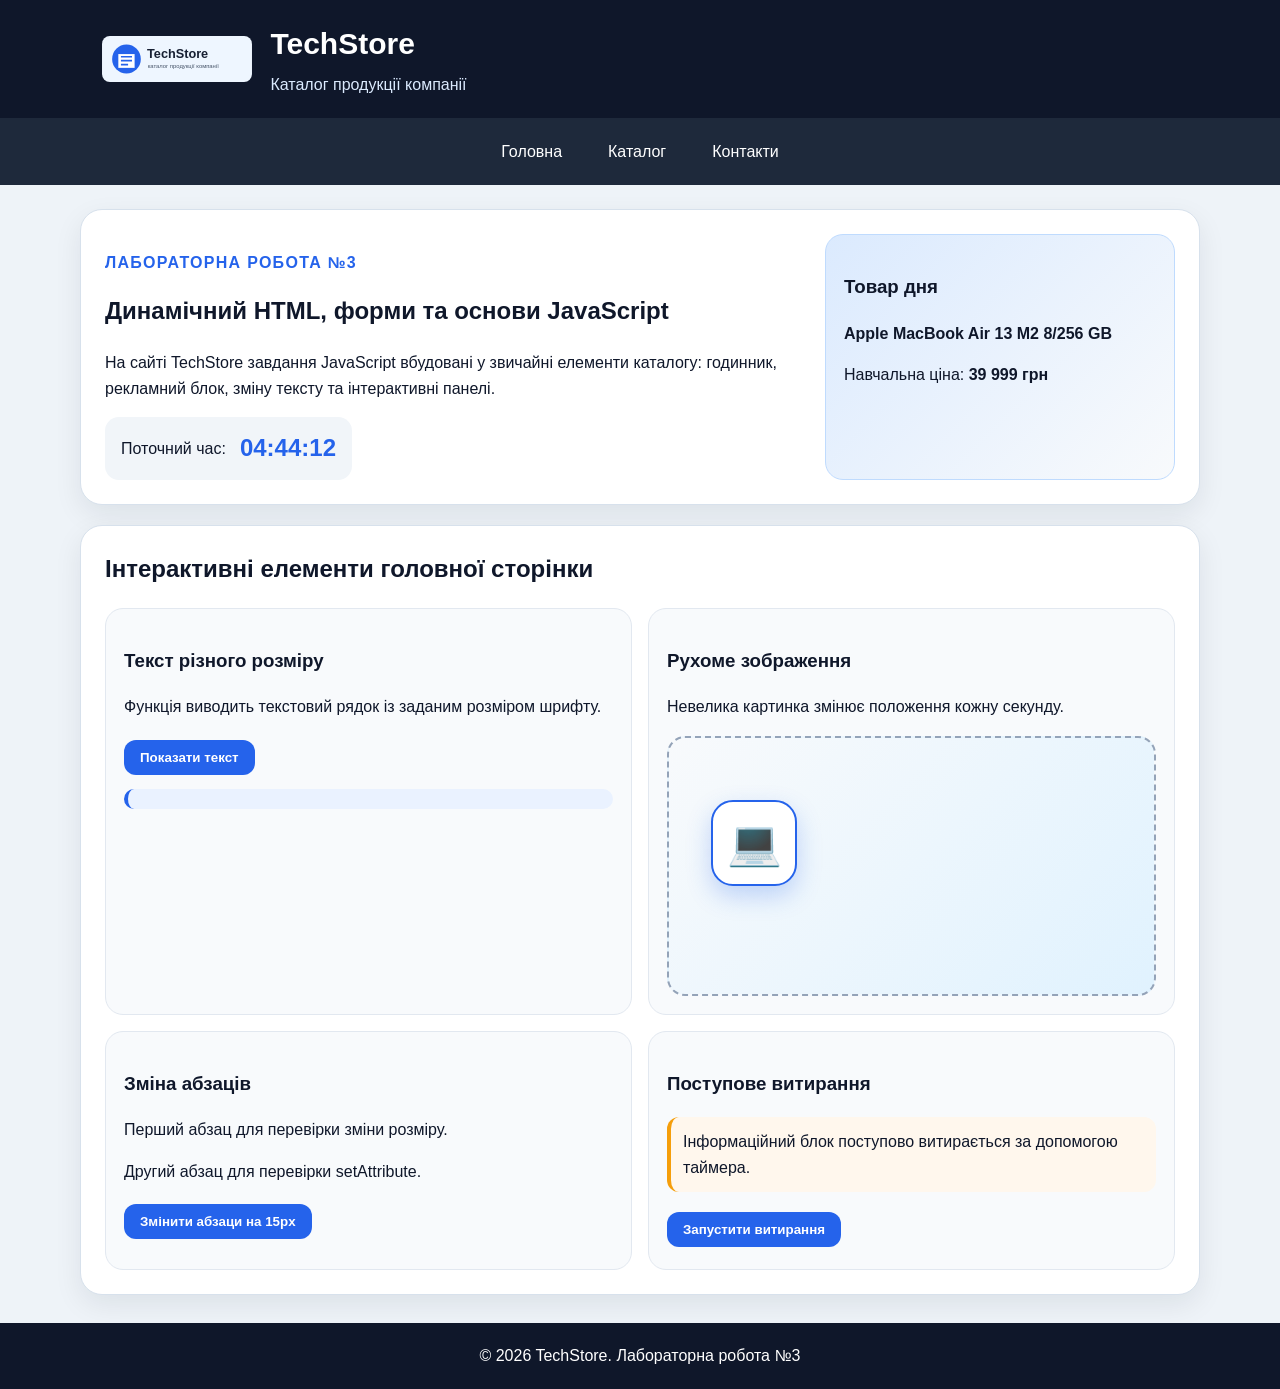
<file: index.html>
<!DOCTYPE html>
<html lang="uk">
<head>
  <meta charset="UTF-8">
  <meta name="viewport" content="width=device-width, initial-scale=1.0">
  <title>TechStore — ЛР3 JavaScript</title>
  <link rel="stylesheet" href="style.css">
  <script defer src="script.js"></script>
</head>
<body>

<header class="header">
  <div class="header__top">
    <a class="logo" href="index.html"><img src="images/logo.svg" alt="TechStore"></a>
    <div class="header__info">
      <h1>TechStore</h1>
      <p>Каталог продукції компанії</p>
    </div>
  </div>
</header>
<nav class="nav">
  <a href="index.html">Головна</a>
  <a href="catalog.html">Каталог</a>
  <a href="contacts.html">Контакти</a>
</nav>

<main class="page">
  <section class="hero">
    <div>
      <p class="eyebrow">Лабораторна робота №3</p>
      <h2>Динамічний HTML, форми та основи JavaScript</h2>
      <p>На сайті TechStore завдання JavaScript вбудовані у звичайні елементи каталогу: годинник, рекламний блок, зміну тексту та інтерактивні панелі.</p>
      <div class="clock-card">
        <span>Поточний час:</span>
        <strong id="clock">--:--:--</strong>
      </div>
    </div>
    <div class="hero__card">
      <h3>Товар дня</h3>
      <p><b>Apple MacBook Air 13 M2 8/256 GB</b></p>
      <p>Навчальна ціна: <strong>39 999 грн</strong></p>
    </div>
  </section>

  <section class="panel">
    <h2>Інтерактивні елементи головної сторінки</h2>
    <div class="task-grid">
      <article class="task-card">
        <h3>Текст різного розміру</h3>
        <p>Функція виводить текстовий рядок із заданим розміром шрифту.</p>
        <button class="btn" id="fontDemo">Показати текст</button>
        <div id="fontOutput" class="output"></div>
      </article>
      <article class="task-card">
        <h3>Рухоме зображення</h3>
        <p>Невелика картинка змінює положення кожну секунду.</p>
        <div class="moving-area">
          <div id="movingImg" class="moving-img" aria-label="Рухоме зображення TechStore">💻</div>
        </div>
      </article>
      <article class="task-card">
        <h3>Зміна абзаців</h3>
        <p class="article-text">Перший абзац для перевірки зміни розміру.</p>
        <p class="article-text">Другий абзац для перевірки setAttribute.</p>
        <button class="btn" id="paragraphBtn">Змінити абзаци на 15px</button>
      </article>
      <article class="task-card">
        <h3>Поступове витирання</h3>
        <p id="wipeText" class="wipe">Інформаційний блок поступово витирається за допомогою таймера.</p>
        <button class="btn" id="wipeBtn">Запустити витирання</button>
      </article>
    </div>
  </section>
</main>
<footer class="footer">© 2026 TechStore. Лабораторна робота №3</footer>
</body>
</html>
</file>
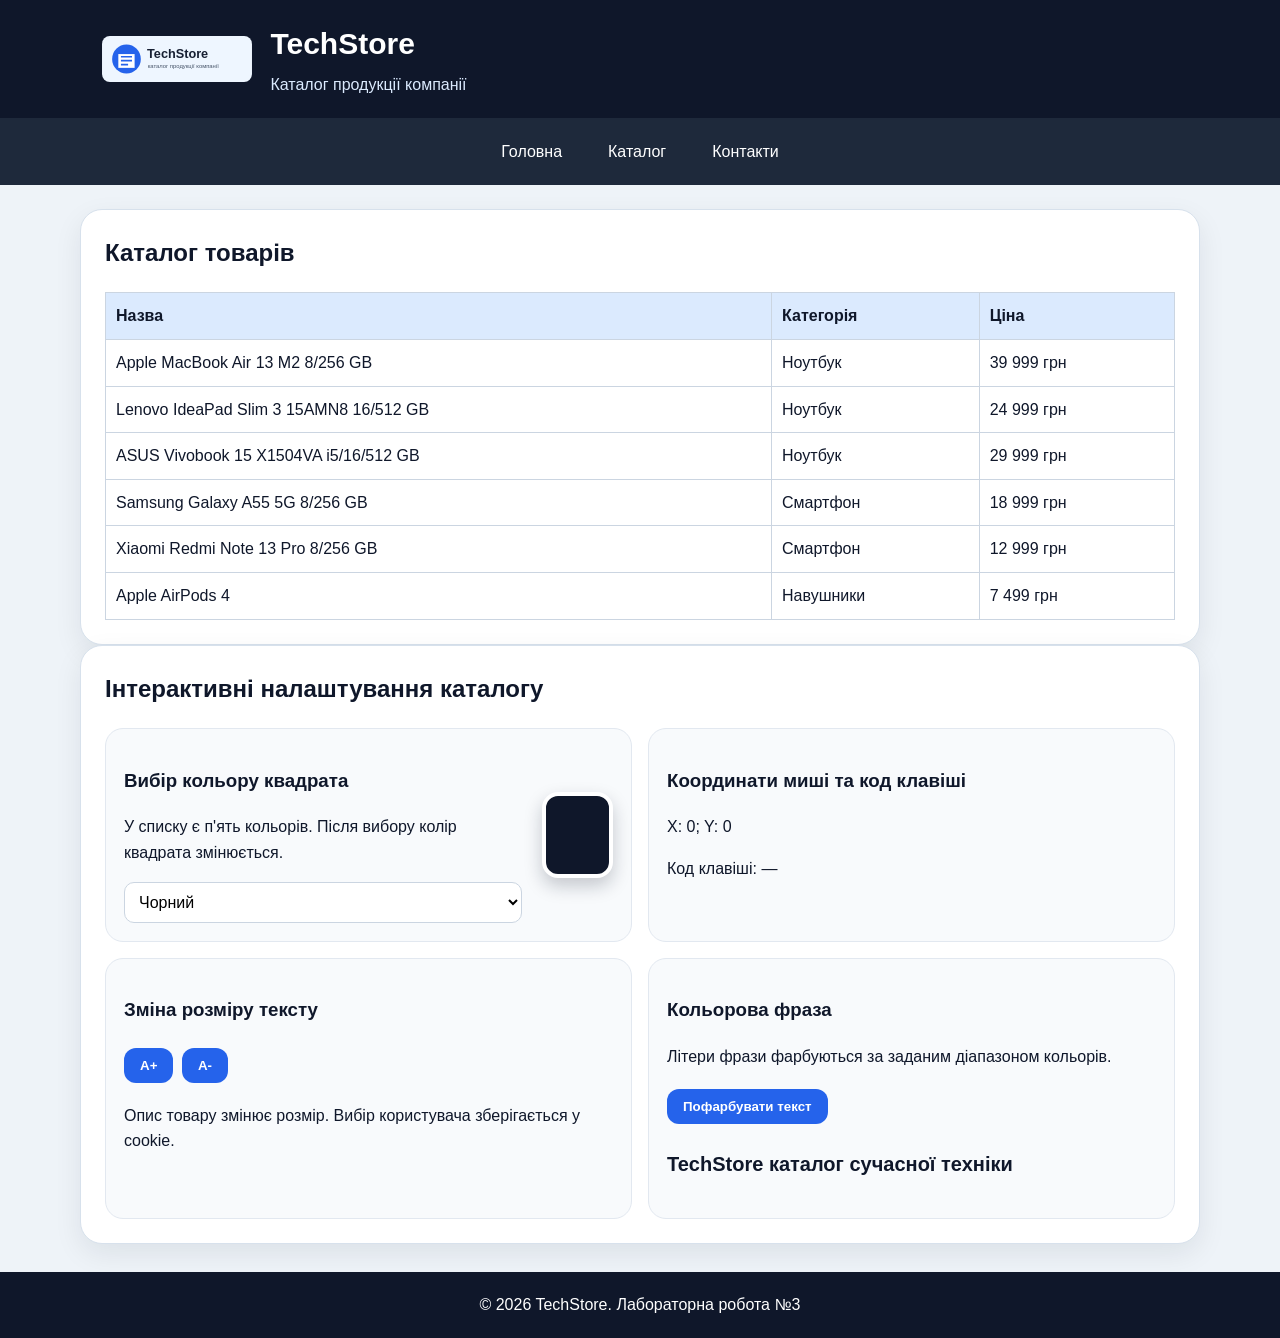
<file: catalog.html>
<!DOCTYPE html>
<html lang="uk">
<head>
  <meta charset="UTF-8">
  <meta name="viewport" content="width=device-width, initial-scale=1.0">
  <title>TechStore — каталог</title>
  <link rel="stylesheet" href="style.css">
  <script defer src="script.js"></script>
</head>
<body>

<header class="header">
  <div class="header__top">
    <a class="logo" href="index.html"><img src="images/logo.svg" alt="TechStore"></a>
    <div class="header__info">
      <h1>TechStore</h1>
      <p>Каталог продукції компанії</p>
    </div>
  </div>
</header>
<nav class="nav">
  <a href="index.html">Головна</a>
  <a href="catalog.html">Каталог</a>
  <a href="contacts.html">Контакти</a>
</nav>

<main class="page">
  <section class="panel">
    <h2>Каталог товарів</h2>
    <table class="product-table">
      <tr><th>Назва</th><th>Категорія</th><th>Ціна</th></tr>
      <tr><td>Apple MacBook Air 13 M2 8/256 GB</td><td>Ноутбук</td><td>39 999 грн</td></tr>
      <tr><td>Lenovo IdeaPad Slim 3 15AMN8 16/512 GB</td><td>Ноутбук</td><td>24 999 грн</td></tr>
      <tr><td>ASUS Vivobook 15 X1504VA i5/16/512 GB</td><td>Ноутбук</td><td>29 999 грн</td></tr>
      <tr><td>Samsung Galaxy A55 5G 8/256 GB</td><td>Смартфон</td><td>18 999 грн</td></tr>
      <tr><td>Xiaomi Redmi Note 13 Pro 8/256 GB</td><td>Смартфон</td><td>12 999 грн</td></tr>
      <tr><td>Apple AirPods 4</td><td>Навушники</td><td>7 499 грн</td></tr>
    </table>
  </section>

  <section class="panel">
    <h2>Інтерактивні налаштування каталогу</h2>
    <div class="task-grid">
      <article class="task-card task-card--row">
        <div>
          <h3>Вибір кольору квадрата</h3>
          <p>У списку є п'ять кольорів. Після вибору колір квадрата змінюється.</p>
          <select id="colorSelect" class="select">
            <option value="#0f172a">Чорний</option>
            <option value="#2563eb">Синій</option>
            <option value="#16a34a">Зелений</option>
            <option value="#d97706">Помаранчевий</option>
            <option value="#dc2626">Червоний</option>
          </select>
        </div>
        <div id="colorSquare" class="square"></div>
      </article>
      <article class="task-card">
        <h3>Координати миші та код клавіші</h3>
        <p id="mouseCoords">X: 0; Y: 0</p>
        <p id="keyCode">Код клавіші: —</p>
      </article>
      <article class="task-card">
        <h3>Зміна розміру тексту</h3>
        <button class="btn" id="fontPlus">A+</button>
        <button class="btn" id="fontMinus">A-</button>
        <p id="readText">Опис товару змінює розмір. Вибір користувача зберігається у cookie.</p>
      </article>
      <article class="task-card">
        <h3>Кольорова фраза</h3>
        <p>Літери фрази фарбуються за заданим діапазоном кольорів.</p>
        <button class="btn" id="rainbowBtn">Пофарбувати текст</button>
        <p id="rainbowText" class="rainbow-text">TechStore каталог сучасної техніки</p>
      </article>
    </div>
  </section>
</main>
<footer class="footer">© 2026 TechStore. Лабораторна робота №3</footer>
</body>
</html>
</file>
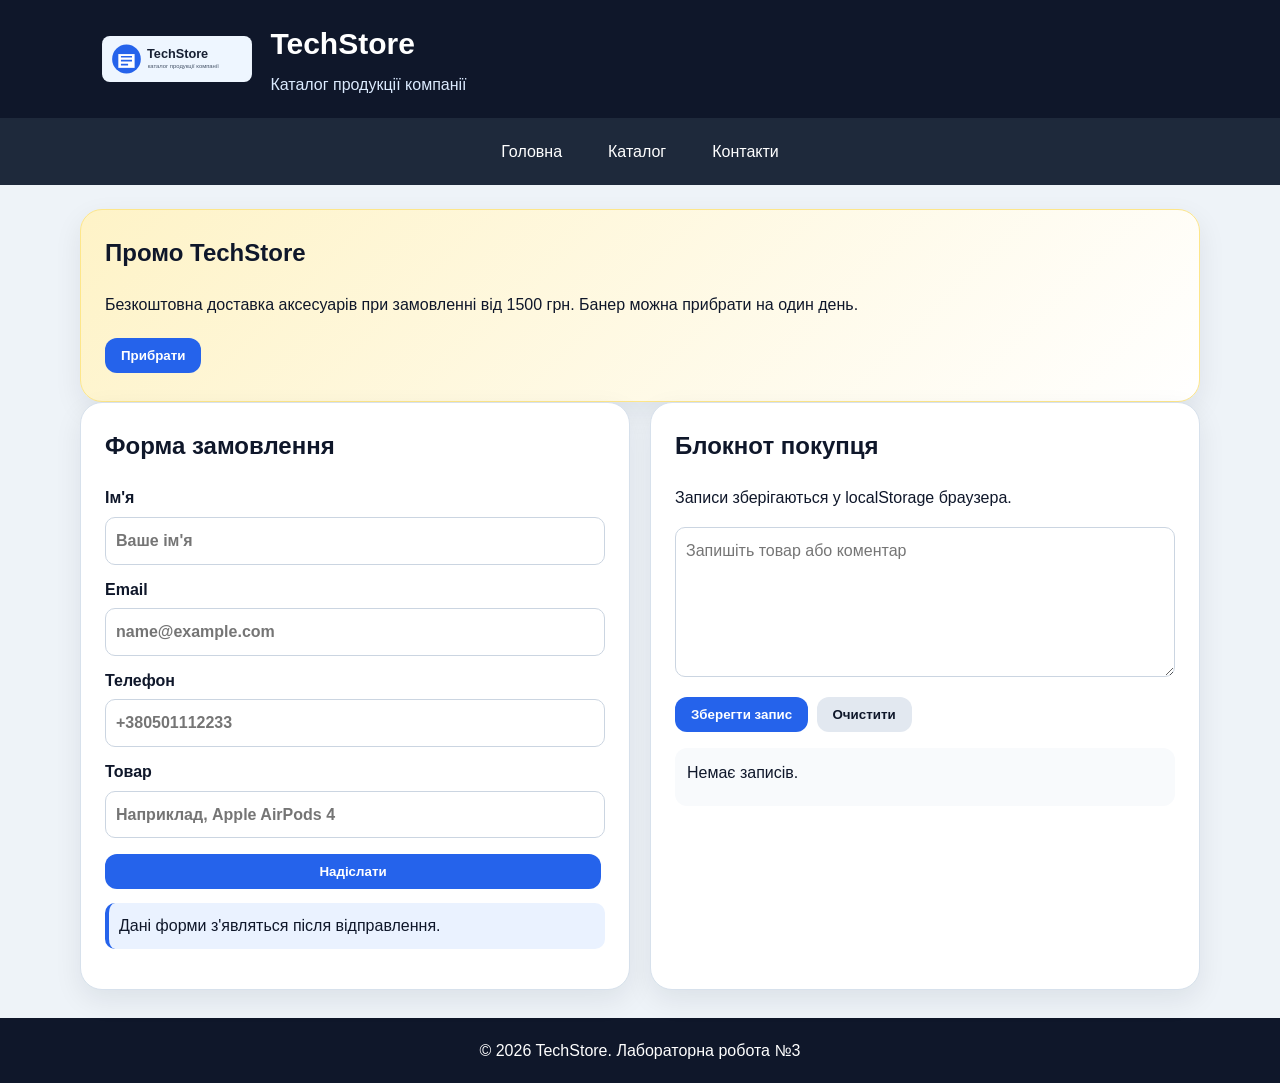
<file: contacts.html>
<!DOCTYPE html>
<html lang="uk">
<head>
  <meta charset="UTF-8">
  <meta name="viewport" content="width=device-width, initial-scale=1.0">
  <title>TechStore — контакти</title>
  <link rel="stylesheet" href="style.css">
  <script defer src="script.js"></script>
</head>
<body>

<header class="header">
  <div class="header__top">
    <a class="logo" href="index.html"><img src="images/logo.svg" alt="TechStore"></a>
    <div class="header__info">
      <h1>TechStore</h1>
      <p>Каталог продукції компанії</p>
    </div>
  </div>
</header>
<nav class="nav">
  <a href="index.html">Головна</a>
  <a href="catalog.html">Каталог</a>
  <a href="contacts.html">Контакти</a>
</nav>

<main class="page">
  <section class="promo" id="promo">
    <h2>Промо TechStore</h2>
    <p>Безкоштовна доставка аксесуарів при замовленні від 1500 грн. Банер можна прибрати на один день.</p>
    <button class="btn" id="hidePromo">Прибрати</button>
  </section>

  <section class="form-layout">
    <article class="panel">
      <h2>Форма замовлення</h2>
      <form class="form" id="orderForm">
        <label>Ім'я<input type="text" required placeholder="Ваше ім'я"></label>
        <label>Email<input type="email" required placeholder="name@example.com"></label>
        <label>Телефон<input type="tel" required placeholder="+380501112233"></label>
        <label>Товар<input type="text" required placeholder="Наприклад, Apple AirPods 4"></label>
        <button class="btn" type="submit">Надіслати</button>
      </form>
      <p id="formResult" class="output">Дані форми з'являться після відправлення.</p>
    </article>

    <article class="panel">
      <h2>Блокнот покупця</h2>
      <p>Записи зберігаються у localStorage браузера.</p>
      <textarea id="noteInput" rows="5" placeholder="Запишіть товар або коментар"></textarea>
      <div class="buttons">
        <button class="btn" id="saveNote">Зберегти запис</button>
        <button class="btn btn--light" id="clearNotes">Очистити</button>
      </div>
      <div id="noteList" class="note-list">Немає записів.</div>
    </article>
  </section>
</main>
<footer class="footer">© 2026 TechStore. Лабораторна робота №3</footer>
</body>
</html>
</file>
<file: style.css>
*{box-sizing:border-box}body{margin:0;font-family:Arial,Verdana,sans-serif;background:#eef3f8;color:#0f172a;line-height:1.6}.header{background:#0f172a;color:white;padding:20px 8%}.header__top{display:flex;align-items:center;gap:18px}.logo img{width:150px;display:block}.header h1{margin:0;font-size:30px}.header p{margin:4px 0 0;color:#dbeafe}.nav{display:flex;justify-content:center;gap:10px;background:#1e293b;padding:12px}.nav a{color:white;text-decoration:none;padding:9px 18px;border-radius:999px}.nav a:hover{background:#2563eb}.page{width:92%;max-width:1120px;margin:24px auto}.hero{display:grid;grid-template-columns:2fr 1fr;gap:20px;margin-bottom:20px}.hero,.panel,.promo{background:white;border:1px solid #d7e1ec;border-radius:22px;padding:24px;box-shadow:0 10px 28px rgba(15,23,42,.08)}.hero h2,.panel h2,.promo h2{margin-top:0}.eyebrow{text-transform:uppercase;letter-spacing:.08em;color:#2563eb;font-weight:700}.hero__card{background:linear-gradient(135deg,#dbeafe,#f8fafc);border-radius:18px;padding:18px;border:1px solid #bfdbfe}.clock-card{display:inline-flex;align-items:center;gap:14px;background:#f1f5f9;border-radius:14px;padding:12px 16px}.clock-card strong{font-size:24px;color:#2563eb}.task-grid{display:grid;grid-template-columns:repeat(2,1fr);gap:16px}.task-card{background:#f8fafc;border:1px solid #e2e8f0;border-radius:18px;padding:18px}.task-card--row{display:flex;justify-content:space-between;gap:20px;align-items:center}.btn{border:0;border-radius:12px;padding:10px 16px;background:#2563eb;color:white;font-weight:700;cursor:pointer;margin:4px 4px 4px 0}.btn:hover{background:#1d4ed8}.btn--light{background:#e2e8f0;color:#0f172a}.output{background:#eaf2ff;border-left:4px solid #2563eb;border-radius:10px;padding:10px;margin-top:10px}.moving-area{position:relative;height:160px;background:#eaf2ff;border:1px dashed #94a3b8;border-radius:16px;overflow:hidden}.moving{position:absolute;width:76px;left:12px;top:12px;transition:.35s}.wipe{padding:12px;background:#fff7ed;border-radius:12px;border-left:4px solid #f59e0b}.product-table{width:100%;border-collapse:collapse}.product-table th,.product-table td{border:1px solid #cbd5e1;padding:10px;text-align:left}.product-table th{background:#dbeafe}.select,textarea,input{width:100%;padding:10px;border:1px solid #cbd5e1;border-radius:10px;font:inherit;background:white}.square{width:86px;height:86px;background:#0f172a;border-radius:16px;border:4px solid white;box-shadow:0 8px 18px rgba(15,23,42,.22)}.rainbow-text{font-size:20px;font-weight:700}.promo{background:linear-gradient(135deg,#fef3c7,#ffffff);border-color:#fde68a}.form-layout{display:grid;grid-template-columns:1fr 1fr;gap:20px}.form{display:grid;gap:12px}.form label{font-weight:700}.form input{margin-top:6px}.note-list{margin-top:12px;background:#f8fafc;border-radius:12px;padding:12px;min-height:58px}.note-list p{margin:6px 0;padding:8px;background:white;border-radius:8px;border:1px solid #e2e8f0}.buttons{margin-top:8px}.footer{text-align:center;background:#0f172a;color:white;padding:20px;margin-top:28px}@media(max-width:760px){.header__top,.nav{flex-direction:column}.hero,.task-grid,.form-layout{grid-template-columns:1fr}.task-card--row{align-items:flex-start}.page{width:94%}}

/* Виправлене рухоме зображення без зовнішнього файлу */
.moving-area {
  position: relative;
  height: 260px;
  overflow: hidden;
  border: 2px dashed #94a3b8;
  border-radius: 18px;
  background: linear-gradient(135deg, #f8fafc, #e0f2fe);
}

.moving-img {
  position: absolute;
  width: 86px;
  height: 86px;
  left: 20px;
  top: 20px;
  display: flex;
  align-items: center;
  justify-content: center;
  border-radius: 22px;
  background: #ffffff;
  border: 2px solid #2563eb;
  box-shadow: 0 10px 24px rgba(37, 99, 235, 0.25);
  font-size: 44px;
  line-height: 1;
  transition: left 0.4s ease, top 0.4s ease, transform 0.3s ease;
}

.moving-img:hover {
  transform: scale(1.08);
}
</file>
